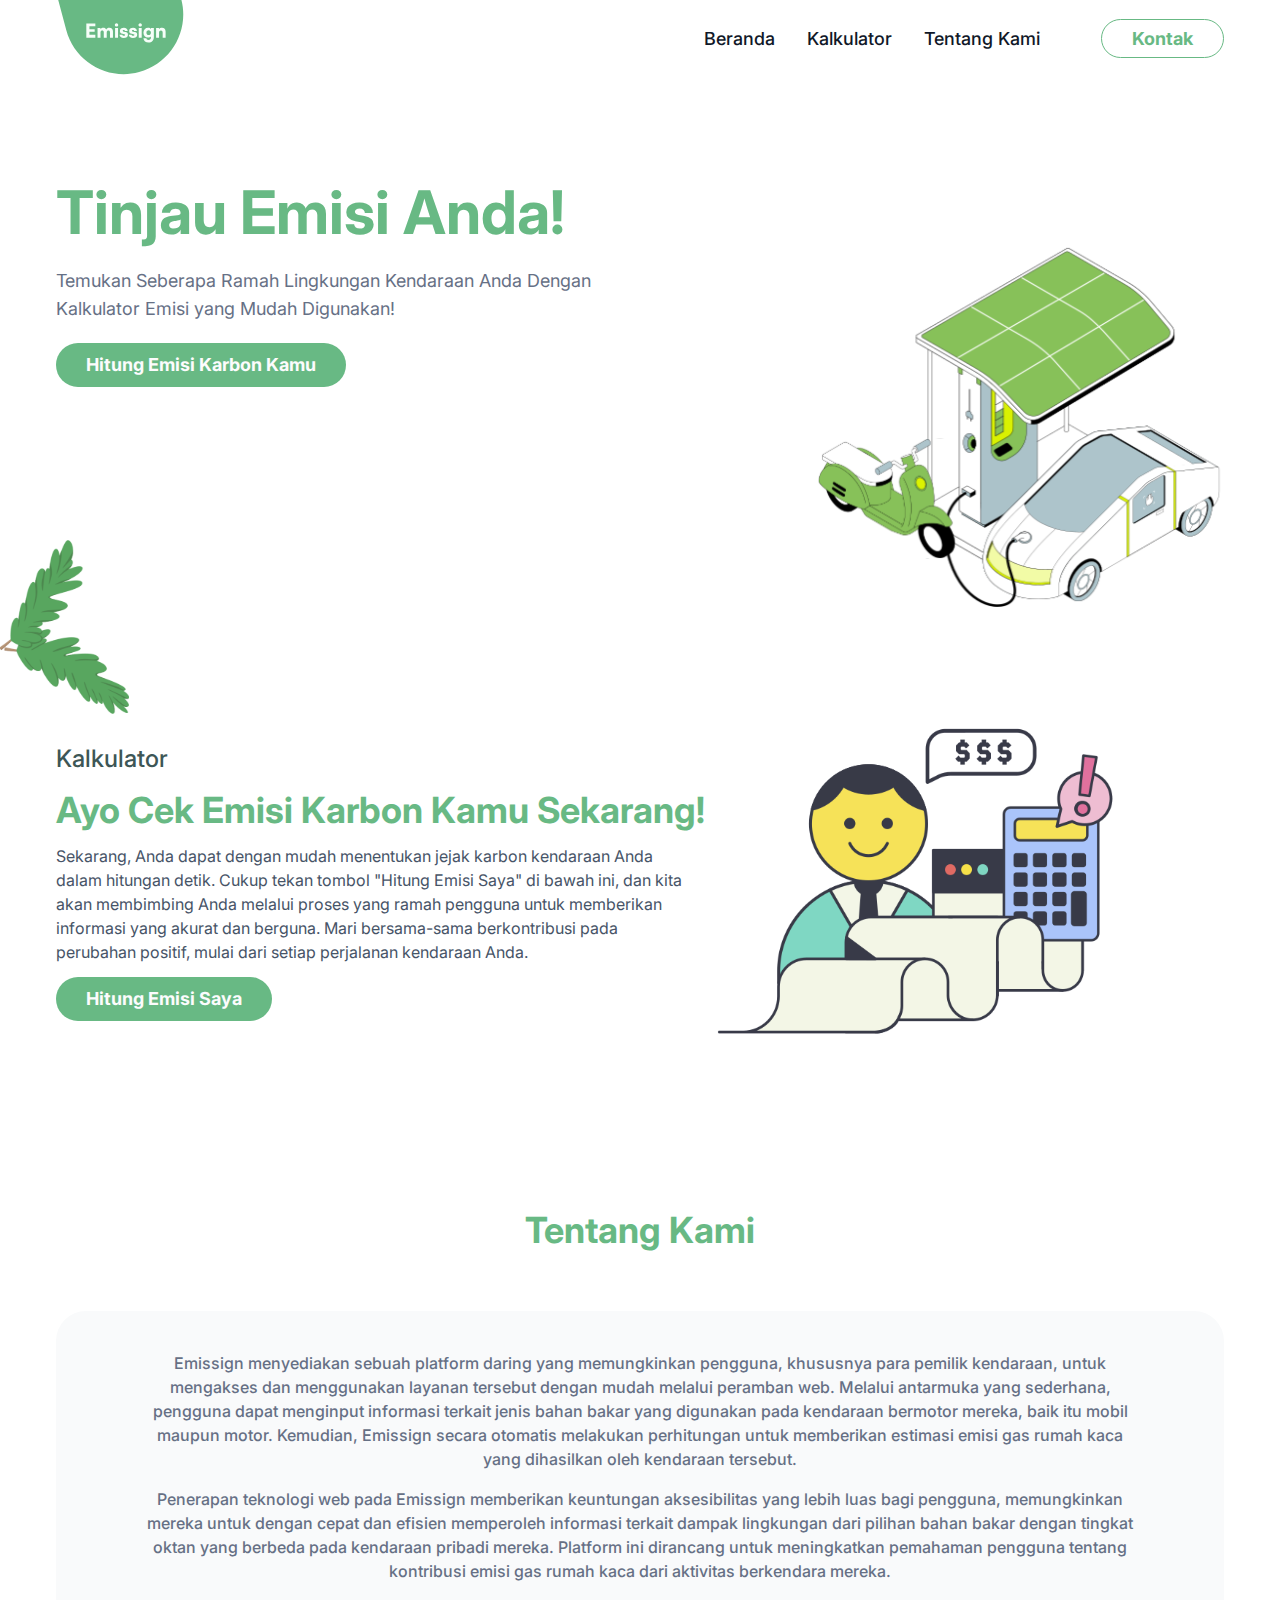
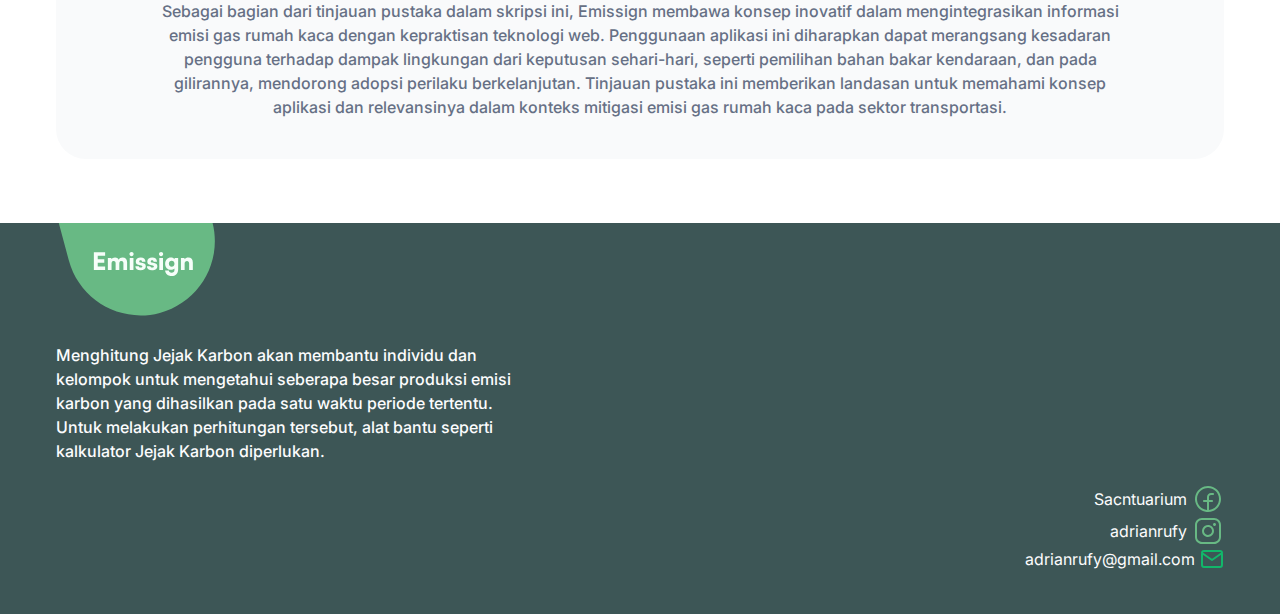
<file: index.html>
<!DOCTYPE html>
<html lang="en">
  <head>
    <meta charset="UTF-8" />
    <meta name="viewport" content="width=device-width, initial-scale=1.0" />
    <link rel="stylesheet" href="./src/css/main.css" />
    <title>Emissign</title>
  </head>
  <body>
    <header>
      <div class="container">
        <nav>
          <div class="logo">
            <img src="./src/assets/img/logo.svg" alt="logo" />
          </div>

          <div class="navigation">
            <div class="navigation-container">
              <div class="nav-list">
                <a href="../../index.html" class="nav-item">Beranda</a>
                <a href="./pages/adress.html" class="nav-item">Kalkulator</a>
                <a href="#dampak" class="nav-item">Tentang Kami</a>
              </div>
              <div>
                <a href="#" class="btn-primary">Kontak</a>
              </div>
            </div>
          </div>

          <div class="btn-menu">
            <div class="hamburger" onclick="toggleMenu()">
              <span></span>
              <span></span>
              <span></span>
            </div>
          </div>
        </nav>
      </div>
    </header>

    <section id="hero">
      <div class="container">
        <div class="hero-container">
          <div class="text-content">
            <h1 class="content-header">Tinjau Emisi Anda!</h1>
            <p class="content-text">
              Temukan Seberapa Ramah Lingkungan Kendaraan Anda Dengan <br />
              Kalkulator Emisi yang Mudah Digunakan!
            </p>
            <a href="./pages/transport.html" class="btn-secondary"
              >Hitung Emisi Karbon Kamu</a
            >
          </div>
          <div class="image-content">
            <img src="./src/assets/img/car.svg" alt="" class="hero-img" />
          </div>
        </div>
      </div>
      <img src="./src/assets/img/tree_branch.svg" alt="" class="img-branch" />
    </section>

    <section id="kalkulator">
      <div class="container">
        <div class="description-container">
          <div class="text-content">
            <p class="content-sub-text">Kalkulator</p>
            <h1 class="content-header">Ayo Cek Emisi Karbon Kamu Sekarang!</h1>
            <p class="content-text">
              Sekarang, Anda dapat dengan mudah menentukan jejak karbon
              kendaraan Anda dalam hitungan detik. Cukup tekan tombol "Hitung
              Emisi Saya" di bawah ini, dan kita akan membimbing Anda melalui
              proses yang ramah pengguna untuk memberikan informasi yang akurat
              dan berguna. Mari bersama-sama berkontribusi pada perubahan
              positif, mulai dari setiap perjalanan kendaraan Anda.
            </p>
            <a href="./pages/transport.html" class="btn-secondary"
              >Hitung Emisi Saya</a
            >
          </div>
          <img src="./src/assets/img/calculator.svg" alt="calc_img" />
        </div>
      </div>
    </section>

    <section id="dampak">
      <div class="container">
        <div class="section-container">
          <div class="section-header">
            <h1 class="content-header">Tentang Kami</h1>
          </div>

          <div class="box-wrapper">
            <p>
              Emissign menyediakan sebuah platform daring yang memungkinkan
              pengguna, khususnya para pemilik kendaraan, untuk mengakses dan
              menggunakan layanan tersebut dengan mudah melalui peramban web.
              Melalui antarmuka yang sederhana, pengguna dapat menginput
              informasi terkait jenis bahan bakar yang digunakan pada kendaraan
              bermotor mereka, baik itu mobil maupun motor. Kemudian, Emissign
              secara otomatis melakukan perhitungan untuk memberikan estimasi
              emisi gas rumah kaca yang dihasilkan oleh kendaraan tersebut.
            </p>
            <p>
              Penerapan teknologi web pada Emissign memberikan keuntungan
              aksesibilitas yang lebih luas bagi pengguna, memungkinkan mereka
              untuk dengan cepat dan efisien memperoleh informasi terkait dampak
              lingkungan dari pilihan bahan bakar dengan tingkat oktan yang
              berbeda pada kendaraan pribadi mereka. Platform ini dirancang
              untuk meningkatkan pemahaman pengguna tentang kontribusi emisi gas
              rumah kaca dari aktivitas berkendara mereka.
            </p>
            <p>
              Sebagai bagian dari tinjauan pustaka dalam skripsi ini, Emissign
              membawa konsep inovatif dalam mengintegrasikan informasi emisi gas
              rumah kaca dengan kepraktisan teknologi web. Penggunaan aplikasi
              ini diharapkan dapat merangsang kesadaran pengguna terhadap dampak
              lingkungan dari keputusan sehari-hari, seperti pemilihan bahan
              bakar kendaraan, dan pada gilirannya, mendorong adopsi perilaku
              berkelanjutan. Tinjauan pustaka ini memberikan landasan untuk
              memahami konsep aplikasi dan relevansinya dalam konteks mitigasi
              emisi gas rumah kaca pada sektor transportasi.
            </p>
          </div>
        </div>
      </div>
    </section>

    <footer>
      <div class="container">
        <img src="./src/assets/img/logo.svg" alt="" />
        <div class="footer-inner flex-reverse">
          <p class="footer-text">
            Menghitung Jejak Karbon akan membantu individu dan kelompok untuk
            mengetahui seberapa besar produksi emisi karbon yang dihasilkan pada
            satu waktu periode tertentu. Untuk melakukan perhitungan tersebut,
            alat bantu seperti kalkulator Jejak Karbon diperlukan.
          </p>
          <div class="link-wrapper">
            <a href="" class="link-item"
              ><img src="./src/assets/icon/fb_logo.svg" alt="" />
              <p>Sacntuarium</p>
            </a>
            <a href="" class="link-item"
              ><img src="./src/assets/icon/ig_logo.svg" alt="" />
              <p>adrianrufy</p>
            </a>
            <a href="" class="link-item"
              ><img src="./src/assets/icon/email_logo.svg" alt="" />
              <p>adrianrufy@gmail.com</p>
            </a>
          </div>
        </div>
      </div>
    </footer>

    <script
      src="https://cdnjs.cloudflare.com/ajax/libs/jquery/3.7.1/jquery.min.js"
      integrity="sha512-v2CJ7UaYy4JwqLDIrZUI/4hqeoQieOmAZNXBeQyjo21dadnwR+8ZaIJVT8EE2iyI61OV8e6M8PP2/4hpQINQ/g=="
      crossorigin="anonymous"
      referrerpolicy="no-referrer"
    ></script>
    <script src="./src/js/index.js"></script>
  </body>
</html>
</file>
<file: src/css/main.css>
@import url("https://fonts.googleapis.com/css2?family=Inter:wght@100;200;300;400;500;600;700&display=swap");
/* http://meyerweb.com/eric/tools/css/reset/ 
   v2.0 | 20110126
   License: none (public domain)
*/
html,
body,
div,
span,
applet,
object,
iframe,
h1,
h2,
h3,
h4,
h5,
h6,
p,
blockquote,
pre,
a,
abbr,
acronym,
address,
big,
cite,
code,
del,
dfn,
em,
img,
ins,
kbd,
q,
s,
samp,
small,
strike,
strong,
sub,
sup,
tt,
var,
b,
u,
i,
center,
dl,
dt,
dd,
ol,
ul,
li,
fieldset,
form,
label,
legend,
table,
caption,
tbody,
tfoot,
thead,
tr,
th,
td,
article,
aside,
canvas,
details,
embed,
figure,
figcaption,
footer,
header,
hgroup,
menu,
nav,
output,
ruby,
section,
summary,
time,
mark,
audio,
video {
  margin: 0;
  padding: 0;
  border: 0;
  font-size: 100%;
  font: inherit;
  vertical-align: baseline;
  text-decoration: none;
}

/* HTML5 display-role reset for older browsers */
article,
aside,
details,
figcaption,
figure,
footer,
header,
hgroup,
menu,
nav,
section {
  display: block;
}

body {
  line-height: 1;
}

ol,
ul {
  list-style: none;
}

blockquote,
q {
  quotes: none;
}

blockquote:before,
blockquote:after,
q:before,
q:after {
  content: "";
  content: none;
}

table {
  border-collapse: collapse;
  border-spacing: 0;
}

html {
  scroll-behavior: smooth;
}

*,
*::before,
*::after {
  box-sizing: border-box;
}

.container {
  max-width: 1200px;
  width: calc(100% - 7rem);
  margin-inline: auto;
}

.row {
  display: flex;
  flex-direction: row;
}

.col {
  display: flex;
  flex-direction: column;
}

.btn-master, .btn-secondary, .btn-primary {
  padding: 0.5rem 1.875rem;
  border-radius: 62.4375rem;
  font-size: 1.125rem;
  font-weight: 700;
  line-height: 1.75rem;
}

.btn-primary {
  border: 1px solid #68b984;
  color: #68b984;
}

.btn-secondary {
  color: #fcfcfd;
  background-color: #68b984;
  border: none;
  cursor: pointer;
}

.btn-menu {
  display: none;
}
.btn-menu .hamburger {
  display: flex;
  flex-direction: column;
  gap: 5px;
  cursor: pointer;
}
.btn-menu .hamburger span {
  width: 30px;
  height: 2px;
  background-color: #68b984;
  transition: transform 0.3s ease, opacity 0.3s ease;
}
.btn-menu .hamburger.active span:nth-child(1) {
  transform: rotate(45deg) translateX(5px);
}
.btn-menu .hamburger.active span:nth-child(2) {
  display: none;
}
.btn-menu .hamburger.active span:nth-child(3) {
  transform: rotate(-45deg) translateX(5px);
}

header {
  position: relative;
  width: 100vw;
  position: fixed;
  top: 0;
  z-index: 9999;
  background-color: #ffffff;
}
header nav {
  display: flex;
  justify-content: space-between;
  align-items: center;
}
header nav .logo > img {
  width: 80%;
}
header nav .navigation-container {
  display: flex;
  align-items: center;
  gap: 2rem;
}
header nav .nav-list {
  display: flex;
  gap: 2rem;
  padding: 0.62rem 1.8rem;
  align-items: center;
}
header nav .nav-list .nav-item {
  color: #101828;
  font-size: 1.125rem;
  font-weight: 500;
  line-height: 1.75rem;
}

@media (max-width: 1024px) {
  nav .navigation-container {
    flex-direction: column;
    background-color: #ffffff;
    padding-block: 1rem;
  }
  nav .navigation {
    transform: translateY(-400px);
    top: 0;
    left: 0;
    position: absolute;
    width: 100%;
    background-color: #ffffff;
    transition: 0.3s ease;
  }
  nav .navigation .nav-list {
    flex-direction: column;
    justify-content: center;
    padding-block: 1.5rem;
  }
  nav .active {
    transform: translateY(0px);
    transition: 0.3s ease;
  }
  nav .btn-menu {
    display: block;
    z-index: 9999;
  }
}
footer {
  background-color: #3d5656;
  margin-top: auto;
}
footer .footer-inner {
  padding: 1.37rem 0 2.69rem 0;
}
footer .footer-inner p.footer-text {
  max-width: 30rem;
  font-size: 1rem;
  font-weight: 500;
  line-height: 1.5rem;
  color: #fcfcfd;
}
footer .footer-inner .link-wrapper {
  align-self: flex-end;
}
footer .footer-inner .link-wrapper .link-item {
  display: flex;
  flex-direction: row-reverse;
  align-items: center;
  gap: 5px;
}
footer .footer-inner .link-wrapper .link-item p {
  color: #fcfcfd;
}
footer .flex-reverse {
  display: flex;
  flex-direction: column;
  gap: 1.25rem;
}

#hero {
  position: relative;
  margin-block: 5rem;
}
#hero .img-branch {
  position: absolute;
}
#hero .hero-container {
  display: flex;
  justify-content: space-between;
  padding-top: 6rem;
}
#hero .hero-container .text-content {
  display: flex;
  flex-direction: column;
  align-items: self-start;
  gap: 1.25rem;
  max-width: 43.25rem;
}
#hero .hero-container .text-content h1.content-header {
  margin-bottom: -0.075rem;
  font-size: 3.75rem;
  font-weight: 700;
  line-height: 4.5rem;
  color: #68b984;
}
#hero .hero-container .text-content p.content-text {
  font-size: 1.125rem;
  font-weight: 400;
  line-height: 1.75rem;
  color: #667085;
}
#hero .hero-container .image-content {
  position: relative;
  top: 70px;
}

#kalkulator {
  padding-block: 5.97rem;
}
#kalkulator .description-container {
  display: flex;
  align-items: center;
}
#kalkulator .description-container .text-content {
  display: flex;
  flex-direction: column;
  gap: 0.81rem;
}
#kalkulator .description-container .text-content p.content-sub-text {
  color: #3d5656;
  font-size: 1.5rem;
  font-weight: 500;
  line-height: 2rem;
}
#kalkulator .description-container .text-content h1.content-header {
  color: #68b984;
  margin-bottom: -0.045rem;
  font-size: 2.25rem;
  font-weight: 700;
  line-height: 2.75rem;
}
#kalkulator .description-container .text-content p.content-text {
  color: #475467;
  font-size: 1rem;
  font-weight: 400;
  line-height: 1.5rem;
  max-width: 40rem;
}
#kalkulator .description-container .text-content .btn-secondary {
  align-self: self-start;
}

#dampak {
  padding-block: 4rem;
}
#dampak .section-container {
  display: flex;
  flex-direction: column;
  gap: 3.75rem;
}
#dampak .section-container .section-header {
  display: flex;
  flex-direction: column;
  text-align: center;
  max-width: 45.625rem;
  align-self: center;
  gap: 0.81rem;
}
#dampak .section-container .section-header p.content-sub-header {
  color: #3d5656;
  font-size: 1.5rem;
  font-weight: 500;
  line-height: 2rem;
}
#dampak .section-container .section-header h1.content-header {
  color: #68b984;
  margin-bottom: -0.045rem;
  font-size: 2.25rem;
  font-weight: 700;
  line-height: 2.75rem;
}
#dampak .section-container .box-wrapper {
  border-radius: 1.875rem;
  background-color: #f9fafb;
  padding: 2.5rem 5.5rem;
  display: flex;
  flex-direction: column;
  gap: 1rem;
}
#dampak .section-container .box-wrapper p {
  font-size: 1rem;
  font-weight: 500;
  line-height: 1.5rem;
  color: #667085;
  text-align: center;
}

@media (max-width: 1024px) {
  #hero .hero-container {
    padding-top: 1rem;
    flex-direction: column;
    justify-content: center;
    align-items: center;
  }
  #hero .hero-container .text-content {
    text-align: center;
  }
  #hero .hero-container .text-content .btn-secondary {
    align-self: center;
  }
  #hero .hero-container .image-container {
    position: relative;
    top: 0;
  }
  #kalkulator .description-container {
    flex-direction: column;
    padding-top: 30px;
  }
  #kalkulator .description-container .text-content {
    text-align: center;
    justify-content: center;
  }
  #kalkulator .description-container .text-content .btn-secondary {
    align-self: center;
  }
}
.index-field {
  margin-top: 5rem;
  padding-block: 3.75rem;
}
.index-field .section-header {
  color: #68b984;
  font-size: 1.5rem;
  font-weight: 700;
  line-height: 2rem;
}
.index-field .wrapper {
  display: flex;
  flex-direction: column;
  gap: 1.25rem;
  margin-block: 1.87rem;
}
.index-field .wrapper p {
  font-size: 0.875rem;
  font-weight: 400;
  line-height: 1.25rem;
}
.index-field .wrapper .input-btn-wrapper {
  display: flex;
  gap: 1.25rem;
}
.index-field .wrapper .input-btn-wrapper .input-btn {
  display: flex;
  flex-direction: column;
  align-items: center;
  justify-content: space-between;
  padding: 0.69rem 1.81rem 0.75rem 1.81rem;
  box-shadow: 0px 0px 8px 0px rgba(0, 0, 0, 0.1);
  cursor: pointer;
  border-radius: 0.375rem;
  position: relative;
  border: 1px solid transparent;
}
.index-field .wrapper .input-btn-wrapper .input-btn input {
  width: 100%;
  height: 100%;
  position: absolute;
  top: -3px;
  opacity: 0;
  cursor: pointer;
}
.index-field .wrapper .input-btn-wrapper .input-btn p {
  font-size: 1rem;
  font-weight: 500;
  line-height: 1.5rem;
}
.index-field .wrapper .input-btn-wrapper .checked {
  border: 1px solid #68b984;
}

#input-field {
  margin-block: 2rem;
  padding-block: 3.75rem;
}
#input-field h1.section-header {
  font-size: 1.5rem;
  font-weight: 700;
  line-height: 2rem;
  color: #68b984;
  margin-bottom: 1.88rem;
}
#input-field .form-container {
  display: flex;
  flex-direction: column;
  gap: 1.25rem;
  align-items: start;
}
#input-field input[type=text] {
  box-shadow: 0px 2px 4px 0px rgba(0, 0, 0, 0.08), 0px 0px 6px 0px rgba(0, 0, 0, 0.02);
  border-radius: 0.5rem;
  border: 1px solid #d0d5dd;
  padding: 0.75rem 1rem;
  width: 24.5rem;
}
#input-field #inputContainer {
  display: flex;
  flex-direction: column;
  gap: 0.81rem;
  align-items: start;
}
#input-field #inputContainer .input-wrapper {
  display: flex;
  gap: 1.25rem;
}
#input-field #inputContainer .input-wrapper button {
  cursor: pointer;
  align-self: center;
  padding: 0.62rem;
  background-color: #fff;
  border: 1px solid #68b984;
  display: flex;
  border-radius: 100px;
}
#input-field #inputContainer .input-wrapper button img {
  align-items: center;
}
#input-field .input-asal {
  display: flex;
  flex-direction: column;
  gap: 0.81rem;
}

#result {
  margin-block: 6rem;
}
#result .grid-container {
  display: grid;
  grid-template-columns: repeat(3, 1fr);
  grid-template-areas: "one two two" "one three three" "one three three" "one three three" "one three three" "one three three" "one three three" "one three three" "one three three" "one three three" "one three three" "one three three" "one three three";
  gap: 2.44rem;
}
#result .grid-container .grid-item:nth-child(1) {
  grid-area: one;
}
#result .grid-container .grid-item:nth-child(2) {
  grid-area: two;
}
#result .grid-container .grid-item:nth-child(3) {
  grid-area: three;
}
#result .grid-container .route-details {
  background-color: #f9fafb;
  padding: 1.5rem 1.69rem;
  border-radius: 1.875rem;
}
#result .grid-container .route-details h1.text-header, #result .grid-container .route-details .emmision-result h1.carbon-result, #result .grid-container .emmision-result .route-details h1.carbon-result {
  color: #68b984;
  padding-inline: 0.31rem;
  font-size: 1.25rem;
  font-weight: 700;
  line-height: 1.875rem;
}
#result .grid-container .route-details p.distance {
  font-size: 0.75rem;
  font-weight: 400;
  line-height: 1.125rem;
  color: #667085;
}
#result .grid-container .route-details p.text-sub-header {
  font-size: 1.125rem;
  font-weight: 600;
  line-height: 1.75rem;
  color: #68b984;
}
#result .grid-container .route-details .main-destination {
  margin-bottom: 0.5rem;
  display: flex;
  justify-content: space-between;
}
#result .grid-container .route-details .main-destination .route-distance {
  background-color: #68b984;
  padding: 0.5rem 0.62rem;
  display: flex;
  align-items: center;
  border-radius: 62.4375rem;
}
#result .grid-container .route-details .main-destination .route-distance p {
  font-size: 0.75rem;
  font-weight: 400;
  line-height: 1.125rem;
  color: #fff;
}
#result .grid-container .route-details .main-destination p.destination {
  font-size: 1rem;
  font-weight: 600;
  line-height: 1.5rem;
}
#result .grid-container .route-details .sub-destination {
  display: flex;
  flex-direction: column;
  gap: 0.38rem;
}
#result .grid-container .route-details .sub-destination p.destination {
  font-size: 0.875rem;
  font-weight: 400;
  line-height: 1.25rem;
}
#result .grid-container .route-details .wrapper {
  display: flex;
  flex-direction: column;
  gap: 0.81rem;
  padding-block: 1.25rem 1.28rem;
  padding-inline: 0.31rem;
}
#result .grid-container .route-details .wrapper:not(:last-child) {
  border-bottom: 1px solid #d0d5dd;
}
#result .grid-container .emmision-result {
  background-color: #f9fafb;
  padding: 1.5rem 2rem;
  border-radius: 1.875rem;
  display: flex;
  flex-direction: column;
  gap: 0.81rem;
}
#result .grid-container .emmision-result h1.text-header, #result .grid-container .emmision-result h1.carbon-result {
  font-size: 1.25rem;
  font-weight: 700;
  line-height: 1.875rem;
  color: #68b984;
}
#result .grid-container .emmision-result p.vehicle-type,
#result .grid-container .emmision-result span {
  font-size: 0.75rem;
  font-weight: 500;
  line-height: 1.125rem;
}
#result .grid-container .emmision-result p.vehicle-type > span {
  color: #667085;
}
#result .grid-container .emmision-result h1.carbon-result {
  margin-top: 0.4rem;
}
#result .grid-container .map-container {
  border-radius: 1.875rem;
  overflow: hidden;
}
#result .grid-container .map-container #map {
  width: 100%;
  height: 100%;
}

body,
html {
  font-family: "Inter", sans-serif;
}

body {
  min-height: 100vh;
  display: flex;
  flex-direction: column;
}/*# sourceMappingURL=main.css.map */
</file>
